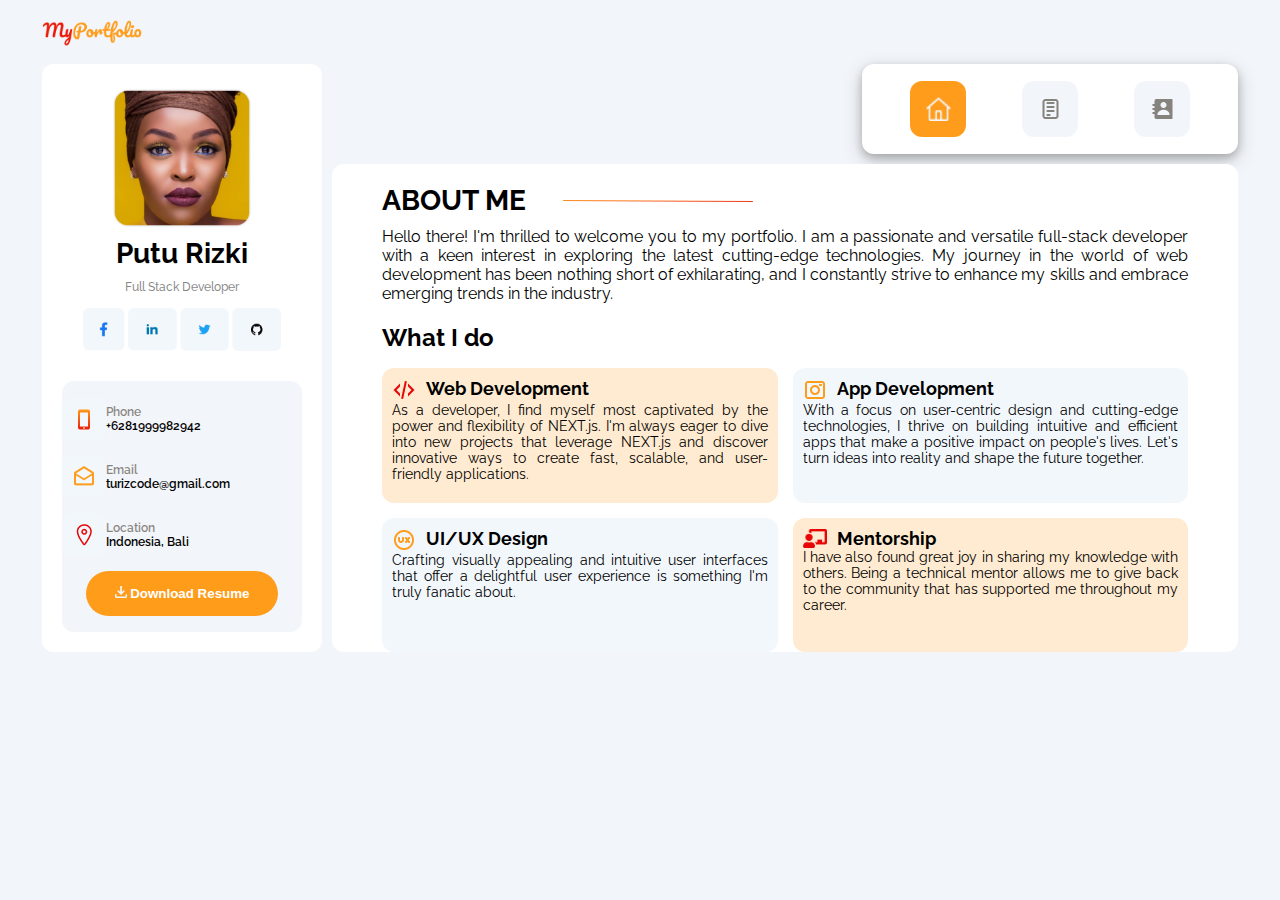
<file: index.html>
<!DOCTYPE html>
<html lang="en">
  <head>
    <meta charset="UTF-8" />
    <meta name="viewport" content="width=device-width, initial-scale=1.0" />
    <title>My Portfolio</title>
    <link rel="stylesheet" href="./style/style.css" />
    <script src="https://code.jquery.com/jquery-1.11.3.min.js"></script>
    <script>
      $(function () {
        $("#tHeader").load("./source/template/header.html");
      });
    </script>
    <script>
      $(function () {
        $("#tProfileCard").load("./source/template/profile-card.html");
      });
    </script>
    <script>
      $(function () {
        $("#tNavbar").load("./source/template/navbar/navbar-home.html");
      });
    </script>
  </head>
  <body>
    <!-- # HEADER (template/injected) -->
    <header class="logo-website">
      <div id="tHeader"></div>
    </header>

    <!-- # MAIN CONTENT -->
    <main class="content-container">
      <!-- ## Profile Card (template/injected) -->
      <section class="profile-card">
        <div id="tProfileCard"></div>
      </section>

      <!-- ## Nav-Bar (template/injected) -->
      <nav class="nav-outer">
        <div id="tNavbar"></div>
      </nav>

      <!-- ## About Me Section -->
      <article class="article-section">
        <!--1st Fraction: Brief About Me-->
        <div class="about-me">
          <div class="container-about-me">
            <h1>ABOUT ME</h1>
            <img
              src="./assets/Line 5.png"
              alt="colored straight line"
              height="2px"
              width="190px"
              style="align-self: center"
            />
          </div>
          <p>
            Hello there! I'm thrilled to welcome you to my portfolio. I am a
            passionate and versatile full-stack developer with a keen interest
            in exploring the latest cutting-edge technologies. My journey in the
            world of web development has been nothing short of exhilarating, and
            I constantly strive to enhance my skills and embrace emerging trends
            in the industry.
          </p>
        </div>

        <!--2nd Fraction: Detail Content Card-->
        <div class="card-detail">
          <h2 class="subtitle">What I do</h2>
          <div class="card web">
            <div class="container">
              <img
                src="./assets/code icon.png"
                alt="code icon"
                style="align-self: center"
              />
              <h1>Web Development</h1>
            </div>
            <p>
              As a developer, I find myself most captivated by the power and
              flexibility of NEXT.js. I'm always eager to dive into new projects
              that leverage NEXT.js and discover innovative ways to create fast,
              scalable, and user-friendly applications.
            </p>
          </div>
          <div class="card app">
            <div class="container">
              <img
                src="./assets/instagram icon.png"
                alt="IG icon"
                style="align-self: center"
              />
              <h1>App Development</h1>
            </div>
            <p>
              With a focus on user-centric design and cutting-edge technologies,
              I thrive on building intuitive and efficient apps that make a
              positive impact on people's lives. Let's turn ideas into reality
              and shape the future together.
            </p>
          </div>
          <div class="card design">
            <div class="container">
              <img
                src="./assets/ux icon.png"
                alt="UX icon"
                style="align-self: center"
              />
              <h1>UI/UX Design</h1>
            </div>
            <p>
              Crafting visually appealing and intuitive user interfaces that
              offer a delightful user experience is something I'm truly fanatic
              about.
            </p>
          </div>
          <div class="card mentor">
            <div class="container">
              <img
                src="./assets/Vector.png"
                alt="Vektor icon"
                width="24px"
                style="align-self: center"
              />
              <h1>Mentorship</h1>
            </div>
            <p>
              I have also found great joy in sharing my knowledge with others.
              Being a technical mentor allows me to give back to the community
              that has supported me throughout my career.
            </p>
          </div>
        </div>
      </article>
    </main>
  </body>
</html>
</file>
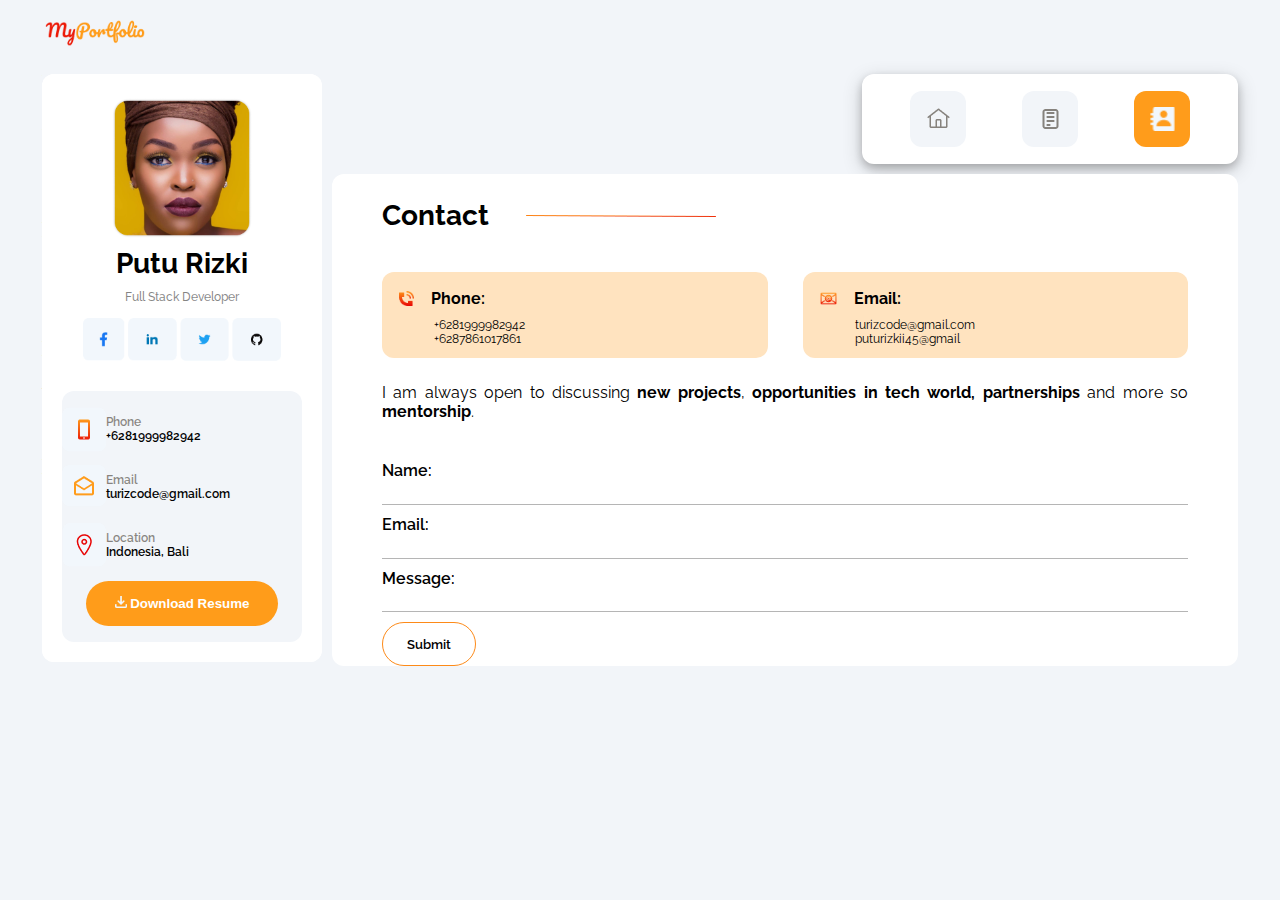
<file: contact.html>
<!DOCTYPE html>
<html lang="en">
  <head>
    <meta charset="UTF-8" />
    <meta name="viewport" content="width=device-width, initial-scale=1.0" />
    <title>My Portfolio</title>
    <link rel="stylesheet" href="./style/contact.css" />
    <script src="https://code.jquery.com/jquery-1.11.3.min.js"></script>
    <script>
      $(function () {
        $("#tHeader").load("./source/template/header.html");
      });
    </script>
    <script>
      $(function () {
        $("#tProfileCard").load("./source/template/profile-card.html");
      });
    </script>
    <script>
      $(function () {
        $("#tNavbar").load("./source/template/navbar/navbar-contact.html");
      });
    </script>
  </head>
  <body>
    <!-- # HEADER (template/injected) -->
    <header class="logo-website">
      <div id="tHeader"></div>
    </header>

    <!-- # MAIN CONTENT -->
    <main class="content-container">
      <!-- ## Profile Card (template/injected) -->
      <section class="profile-card">
        <div id="tProfileCard"></div>
      </section>

      <!-- ## Nav-Bar (template/injected) -->
      <nav class="nav-outer">
        <div id="tNavbar"></div>
      </nav>

      <!-- ## Contact Section -->
      <article class="article-section">
        <div class="first-section">
          <div class="wraper">
            <div class="header-contact">
              <h1>Contact</h1>
              <img
                src="./assets/Line 5.png"
                alt="colored straight line"
                height="2px"
                width="190px"
                style="align-self: center"
              />
            </div>
            <div class="card phone">
              <div class="header-logo">
                <img
                  src="./assets/phone contact.png"
                  alt="phone icon"
                  width="15x"
                  style="align-self: center"
                />
                <h1>Phone:</h1>
              </div>
              <p class="detail">+6281999982942 <br />+6287861017861</p>
            </div>
            <div class="card email">
              <div class="header-logo">
                <img
                  src="./assets/email contact.png"
                  alt="email icon"
                  height="17px"
                  style="align-self: center; margin-top: 4px"
                />
                <h1>Email:</h1>
              </div>
              <p class="detail">
                turizcode@gmail.com <br />
                puturizkii45@gmail
              </p>
            </div>
          </div>
        </div>
        <div class="second-section">
          <div class="description">
            <p>
              I am always open to discussing <span>new projects</span>,
              <span>opportunities in tech world, partnerships</span> and more so
              <span>mentorship</span>.
            </p>
          </div>
          <div class="action-table">
            <div class="input">Name:</div>
            <div class="input">Email:</div>
            <div class="input">Message:</div>
            <div class="submit">
              <button class="submit-btn">
                <a href="#" alt="">Submit</a>
              </button>
            </div>
          </div>
        </div>
      </article>
    </main>
  </body>
</html>
</file>
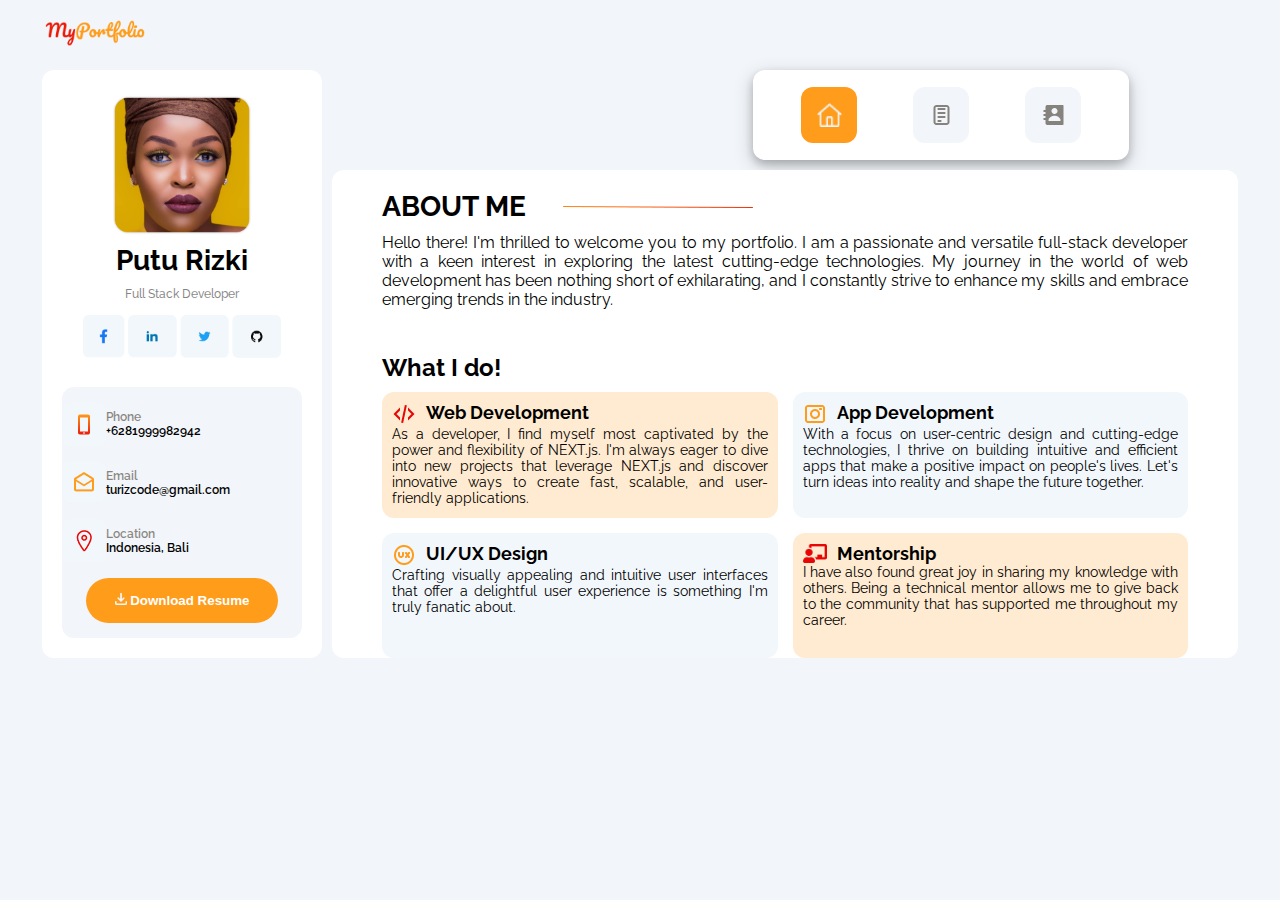
<file: home.html>
<!DOCTYPE html>
<html lang="en">
  <head>
    <meta charset="UTF-8" />
    <meta name="viewport" content="width=device-width, initial-scale=1.0" />
    <title>My Portfolio</title>
    <link rel="stylesheet" href="home.css" />
    <link rel="preconnect" href="https://fonts.googleapis.com" />
    <link rel="preconnect" href="https://fonts.gstatic.com" crossorigin />
    <link rel="preconnect" href="https://fonts.googleapis.com">
    <link rel="preconnect" href="https://fonts.gstatic.com" crossorigin>
    <link href="https://fonts.googleapis.com/css2?family=Inclusive+Sans&family=Nunito+Sans:opsz,wght@6..12,300;6..12,600;6..12,800&family=Poppins:wght@500&family=Raleway:wght@400;500;600;700&display=swap" rel="stylesheet">
  </head>
  <body>
    <!-----------------------------------HEADER(logo)---------------------------------------->
    <header class="logo-website">
      <img src="./assets/Logo.png" alt="Logo Picture" />
    </header>
    <!---------------------------------HEADER(logo) END-------------------------------------->

    <!--------------------------------PROFILE SECTION---------------------------------------->
    <main class="content-container">
      <section class="profile-card">
        <div class="img-container">
          <img src="./assets/profile picture.png" alt="Profile Picture" />
        </div>
        <h1 class="name">Putu Rizki</h1>
        <p class="job">Full Stack Developer</p>
        <div class="contact-tab">
          <a href="#facebook"
            ><img src="./assets/Facebook.png" alt="Facebook Logo"
          /></a>
          <a href="#linkedin"
            ><img src="./assets/Linkedin.png" alt="Linkedin Logo"
          /></a>
          <a href="#twitter"
            ><img src="./assets/Twitter.png" alt="Twitter Logo"
          /></a>
          <a href="#github"
            ><img src="./assets/Github.png" alt="Github Logo"
          /></a>
        </div>
        <div class="contact-card">
          <div class="phone-card">
            <img src="./assets/Phone.png" alt="Phone Logo" />
            <h2 class="subtittle">Phone</h2>
            <p class="main-co">+6281999982942</p>
          </div>
          <div class="email-card">
            <img src="./assets/Email.png" alt="Email Logo" />
            <h2 class="subtittle">Email</h2>
            <p class="main-co">turizcode@gmail.com</p>
          </div>
          <div class="location-card">
            <img src="./assets/Location.png" alt="Location Logo" />
            <h2 class="subtittle">Location</h2>
            <p class="main-co">Indonesia, Bali</p>
          </div>
          <div class="btn-download">
            <button class="btn btn-cv">
                <a href="./assets/CV - Putu Rizki Eka Wibawa.pdf"><span><img src="./assets/Vector donwload.png" width="12px" alt=""></span> Download Resume</a>
          </div>
        </div>
      </section>
      <!--------------------------------PROFILE SECTION END------------------------------------->

      <!-----------------------------------NAVIGATION BAR--------------------------------------->
      <nav class="nav-outer">
        <div class="nav-bar">
              <div class="home">
                  <a href="./home.html"><img src="./assets/Home Vektor Putih.png" alt="Home Icon"></a>
              </div>
              <div class="resume">
                  <a href="./resume.html"><img src="./assets/resume icon.png" alt="Resume Icon"></a>
              </div>
              <div class="contact">
                  <a href="./contact.html"><img src="./assets/contact icon.png" alt=""></a>
              </div>
        </div>
      </nav>
      <!---------------------------------NAVIGATION BAR END----------------------------------->

      <!----------------------------------ABOUT ME SECTION------------------------------------>
      <article class="article-section">
        <!--1st Fraction: Brief About Me-->
        <div class="about-me">
          <div class="container-about-me">
            <h1>ABOUT ME</h1>
            <img src="./assets/Line 5.png" alt="colored straight line" height="2px" width="190px" style="align-self: center;">
          </div>
          <p>Hello there! I'm thrilled to welcome you to my portfolio. I am a passionate and versatile
            full-stack developer with a keen interest in exploring the latest cutting-edge technologies.
            My journey in the world of web development has been nothing short of exhilarating, and 
            I constantly strive to enhance my skills and embrace emerging trends in the industry.</p>
          <h2>What I do!</h2>
        </div>
        <!--1st Fraction: Brief About Me END-->

        <!--2nd Fraction: Detail Content Card-->
        <div class="card-detail">
          <div class="card web">
            <div class="container">
              <img src="./assets/code icon.png" alt="code icon" style="align-self: center;">
              <h1>Web Development</h1>
            </div>
            <p>As a developer, I find myself most 
              captivated by the power and flexibility of 
              NEXT.js. I'm always eager to dive into new
              projects that leverage NEXT.js and 
              discover innovative ways to create fast, 
              scalable, and user-friendly applications.</p>
          </div>
          <div class="card app">
            <div class="container">
              <img src="./assets/instagram icon.png" alt="IG icon" style="align-self: center;">
              <h1>App Development</h1>
            </div>
            <p>With a focus on user-centric design and
              cutting-edge technologies, I thrive on 
              building intuitive and efficient apps 
              that make a positive impact on people's 
              lives. Let's turn ideas into reality and 
              shape the future together.</p>
          </div>
          <div class="card design">
            <div class="container">
              <img src="./assets/ux icon.png" alt="UX icon" style="align-self: center;">
              <h1>UI/UX Design</h1>
            </div>
            <p>Crafting visually appealing and intuitive user
              interfaces that offer a delightful user 
              experience is something I'm truly fanatic 
              about.</p>
          </div>
          <div class="card mentor">
            <div class="container">
              <img src="./assets/Vector.png" alt="Vektor icon" width="24px" style="align-self: center;">
              <h1>Mentorship</h1>
            </div>
            <p>I have also found great joy in sharing my 
              knowledge with others. Being a technical 
              mentor allows me to give back to the 
              community that has supported me 
              throughout my career. </p>
          </div>
        </div>
        <!--2nd Fraction: Detail Content Card-->
      </article>
      <!----------------------------------ABOUT ME SECTION------------------------------------>
    </main>
  </body>
</html>
</file>
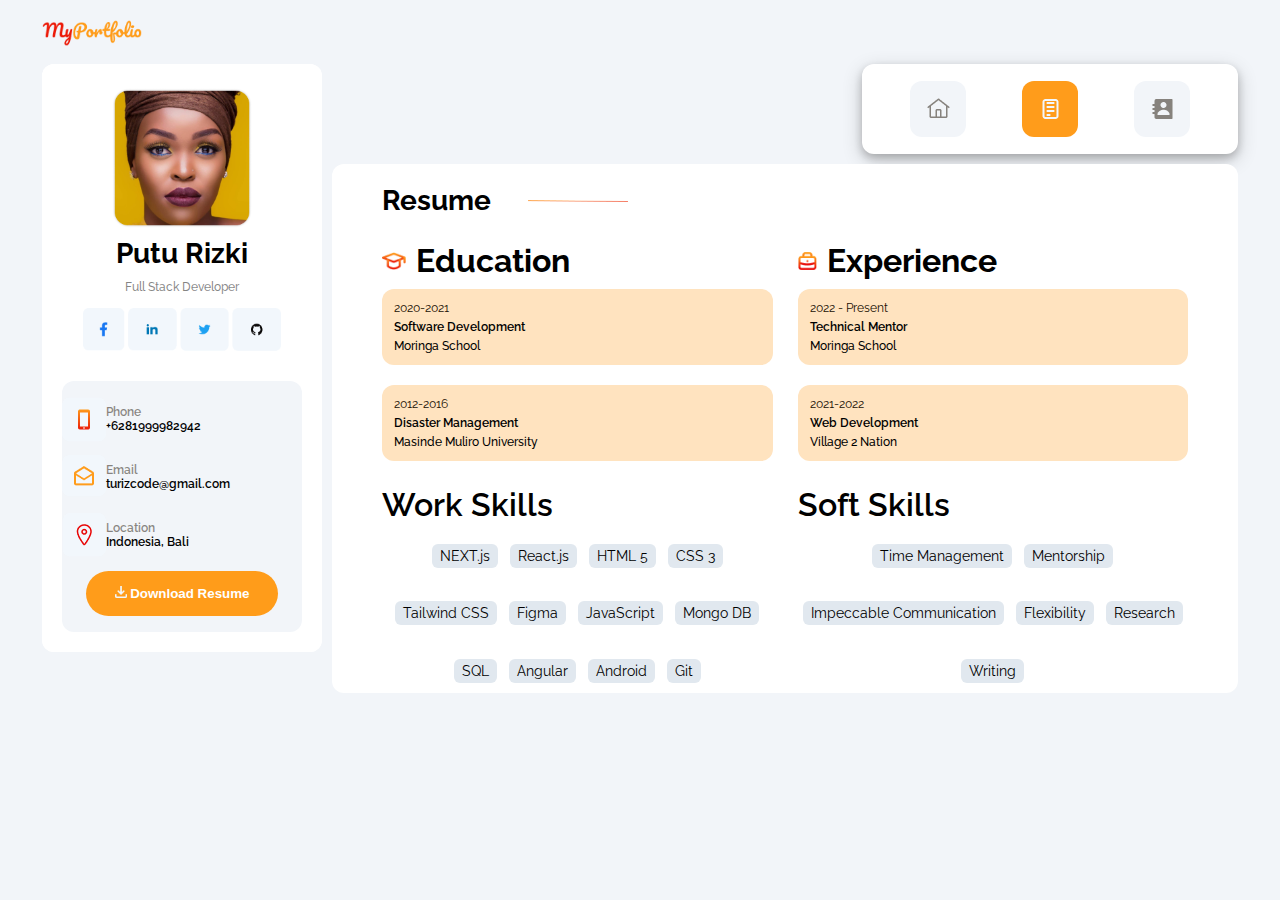
<file: resume.html>
<!DOCTYPE html>
<html lang="en">
  <head>
    <meta charset="UTF-8" />
    <meta name="viewport" content="width=device-width, initial-scale=1.0" />
    <title>My Portfolio</title>
    <link rel="stylesheet" href="./style/resume.css" />
    <script src="https://code.jquery.com/jquery-1.11.3.min.js"></script>
    <script>
      $(function () {
        $("#tHeader").load("./source/template/header.html");
      });
    </script>
    <script>
      $(function () {
        $("#tProfileCard").load("./source/template/profile-card.html");
      });
    </script>
    <script>
      $(function () {
        $("#tNavbar").load("./source/template/navbar/navbar-resume.html");
      });
    </script>
  </head>
  <body>
    <!-- # HEADER (template/injected) -->
    <header class="logo-website">
      <div id="tHeader"></div>
    </header>

    <!-- # MAIN CONTENT -->
    <main class="content-container">
      <!-- ## Profile Card (template/injected) -->
      <section class="profile-card">
        <div id="tProfileCard"></div>
      </section>

      <!-- ## Nav-Bar (template/injected) -->
      <nav class="nav-outer">
        <div id="tNavbar"></div>
      </nav>

      <!-- ## Resume Section -->
      <article class="article-section">
        <!-- ### resume header -->
        <div class="header-resume">
          <h1>Resume</h1>
          <img
            src="./assets/Line 5.png"
            alt="colored straight line"
            height="2px"
            width="190px"
            style="align-self: center"
          />
        </div>

        <!-- ### education details -->
        <div class="section education">
          <div class="header">
            <img
              src="./assets/Education.png"
              alt="Education Icon"
              height="18.3px"
              style="align-self: center"
            />
            <h1>Education</h1>
          </div>
          <div class="card-container">
            <div class="card">
              <p class="date">2020-2021</p>
              <h2 class="main-info">Software Development</h2>
              <h3 class="detail-info">Moringa School</h3>
            </div>
            <div class="card">
              <p class="date">2012-2016</p>
              <h2 class="main-info">Disaster Management</h2>
              <h3 class="detail-info">Masinde Muliro University</h3>
            </div>
          </div>
        </div>

        <!-- ### experience details -->
        <div class="section experience">
          <div class="header">
            <img
              src="./assets/experience.png"
              alt="Experience Icon"
              height="18.3px"
              style="align-self: center"
            />
            <h1>Experience</h1>
          </div>
          <div class="card-container">
            <div class="card">
              <p class="date">2022 - Present</p>
              <h2 class="main-info">Technical Mentor</h2>
              <h3 class="detail-info">Moringa School</h3>
            </div>
            <div class="card">
              <p class="date">2021-2022</p>
              <h2 class="main-info">Web Development</h2>
              <h3 class="detail-info">Village 2 Nation</h3>
            </div>
          </div>
        </div>
        <!-- work skill: flex-wrap -->
        <div class="work skills">
          <h1 class="header-skills">Work Skills</h1>
          <div class="flex-container">
            <div>NEXT.js</div>
            <div>React.js</div>
            <div>HTML 5</div>
            <div>CSS 3</div>
            <div>Tailwind CSS</div>
            <div>Figma</div>
            <div>JavaScript</div>
            <div>Mongo DB</div>
            <div>SQL</div>
            <div>Angular</div>
            <div>Android</div>
            <div>Git</div>
          </div>
        </div>

        <!-- soft skill: flex-wrap -->
        <div class="soft skills">
          <h1 class="header-skills">Soft Skills</h1>
          <div class="flex-container">
            <div>Time Management</div>
            <div>Mentorship</div>
            <div>Impeccable Communication</div>
            <div>Flexibility</div>
            <div>Research</div>
            <div>Writing</div>
          </div>
        </div>
      </article>
    </main>
  </body>
</html>
</file>
<file: style/style.css>
@import url(https://fonts.googleapis.com/css2?family=Inclusive+Sans&family=Nunito+Sans:opsz,wght@6..12,300;6..12,600;6..12,800&family=Poppins:wght@500&family=Raleway:wght@400;500;600;700&display=swap);

body {
    margin: 0;
    padding: 0;
    background-color: #f2f5f9;
    margin-left: 42px;
    margin-right: 42px;
}

main.content-container {
    display: grid;
    height: 569px;
    grid-template-columns: 280px auto;
    grid-template-rows: 90px auto;
    gap: 10px;
}

nav.nav-outer {
    display: flex;
    height: 90px;
    width: auto;
    justify-content: flex-end;
}

/*--------------ABOUT ME SECTION--------------*/
article.article-section {
    display: grid;
    grid-template-columns: 1fr 1fr;
    grid-template-rows: 0.3fr 1.2fr;
    background-color: #FFFFFF;
    height: auto;
    width: auto;
    border-radius: 12px;
    padding: 20px 50px 0px 50px;
}
.article-section * {
    font-family: 'raleway', sans-serif;
    margin: 0;
}

/*Brief About Me*/
.about-me {
    grid-column: span 2;
    display: flex;
    flex-direction: column;
}
.container-about-me {
    display: flex;
    gap: 37px;
}
.container-about-me h1 {
    font-weight: 700;
    font-size: 28px;
}
.container-about-me img {
    transform: rotateX(-17deg);
}
.about-me > p {
    margin: 10px 0px;
    font-weight: 400;
    text-align: justify ;
}
.about-me h2 {
    margin-top: 40px;
}
/*Brief About Me Section*/

/*Detail Content Card*/
.card-detail {
    grid-column: span 2;
    display: grid;
    grid-template-columns: 1fr 1fr;
    grid-template-rows: 30px 1fr 1fr;
    gap: 15px;
    padding-top: 10px;
}
.subtitle {
    grid-column: span 2;
}
.card-detail > div {
    padding: 10px;
}
.card-detail h1, p {
    font-family: 'raleway', sans-serif;
}
.card-detail h1 {
    font-size: 18px;
}
.card-detail p {
    font-size: 14px;
    text-align: justify;
}
.card {
    width: auto;
    height: auto;
    border-radius: 12px;
    padding: 5px;
}
.web, .mentor{
    background-color: #FFEBD1;
}
.app, .design {
    background-color: #F2F7FC;
}
.container {
    display: flex;
    gap: 10px;    
}
/*Detail Content Card END*/
/*--------------ABOUT ME SECTION END--------------*/

@media screen and (max-width: 950px) {
    header {
        justify-content: center;
    }
    main.content-container {
        display: flex;
        flex-direction: column;
        gap: 20px;
    }
    section.profile-card {
        width: auto;
    }
    .contact-tab {
        gap: 25px;
        margin-top: 2px;
    }
    nav.nav-outer {
        order: -1;
        justify-content: center;
    }
    div.nav-bar {
        margin-right: 0px;
    }
    .contact-card {
        width: 260px;
    }

    .article-section {
        display: flex;
        flex-direction: column;
    }
    .article-section * {
        font-size: smaller;
    }
    .article-section h2 {
        align-self: baseline;
        font-size: larger;
    }
    .about-me {
        height: fit-content;
    }
    .card-detail {
        display: flex;
        flex-direction: column;
        gap: 15px;
        padding-top: 10px;
    }

}

@media screen and (max-width: 1224px) {
    .container-about-me h1 {
        font-size: 22px;
    }
    .about-me p {
        font-size: 14px;
    }
    .card-detail h2 {
        font-size: 21px;
    }
    .card h1 {
        font-size: 18px;
    }
    .card p {
        font-size: 12px;
    }

    article.article-section {
        gap: 15px;
        grid-template-rows: 0.7fr 1.5fr;
    }

}

@media screen and (max-width: 526px) {
    .container-about-me img {
        display: none;
    }
    .container-about-me {
        justify-content: center;
    }
    article.article-section {
        display: flex;
        flex-direction: column;
        gap: 15px;
    }
}
</file>
<file: style/contact.css>
@import url(https://fonts.googleapis.com/css2?family=Inclusive+Sans&family=Nunito+Sans:opsz,wght@6..12,300;6..12,600;6..12,800&family=Poppins:wght@500&family=Raleway:wght@400;500;600;700&display=swap);

body {
    margin: 0;
    padding: 0;
    background-color: #f2f5f9;
    margin-left: 42px;
    margin-right: 42px;
}

header {
    display: flex;
    justify-content: left;
    margin-left: 3px;
    margin-bottom: 10px;
}

main.content-container {
    display: grid;
    height: 569px;
    grid-template-columns: 280px auto;
    grid-template-rows: 90px auto;
    gap: 10px;
}

/*NAVIGATION BAR*/
nav.nav-outer {
    display: flex;
    height: 90px;
    width: auto;
    justify-content: flex-end;
}

/*--------------CONTACT SECTION--------------*/
article.article-section {
    display: grid;
    grid-template-columns: 1fr 1fr;
    grid-template-rows: 0.35fr 0.65fr;
    background-color: #FFFFFF;
    height: auto;
    width: auto;
    gap: 25px;
    border-radius: 12px;
    padding: 20px 50px 0px 50px;
}
.article-section * {
    font-family: 'raleway', sans-serif;
    margin: 0;
}
.wraper {
    display: grid;
    grid-template-columns: 1fr 1fr;
    grid-template-rows: 1fr 2fr;
    gap: 35px;
}

/*Header Contact and straght Line*/
.first-section {
    grid-column: span 2;
}
.header-contact {
    display: flex;
    grid-column: span 2;
    gap: 37px;
    align-items: center;
}
.header-contact h1 {
    font-weight: 700;
    font-size: 28px;
}
.header-logo {
    display: flex;
    gap: 7px;
}

.card {
    width: auto;
    height: auto;
    border-radius: 12px;
    padding: 7px;
    background-color:#FFE3BF;
}
.card h1 {
    font-size: 16px;
}
.card * {
    font-size: 12px;
    margin: 5px;
}
.detail {
    padding-left: 40px;
}

.second-section{
    grid-column: span 2;
    display: grid;
    grid-template-columns: 1fr;
    grid-template-rows: 1fr 3fr;
    gap: 10px;
}
.description {
    text-align: justify;
}
.description span{
    font-weight: 700;
}

.action-table {
    display: grid;
    grid-template-columns: 1fr;
    grid-template-rows: 1fr 1fr 1fr 1fr;
    gap: 10px;
}
.action-table .input {
    font-weight: 600;
    border-bottom: solid 1.5px #B5B5B5;
}

.submit-btn {
    font-weight: 600;
    transition: all 300ms ease;
    padding: 0.8rem 1.5rem;
    width: auto;
    border-radius: 2rem;
    border: solid 1.5px #FD8A18;
    background: none;
    align-self: flex-start;
}
.submit-btn > a {
    color: black;
    text-decoration: none;
}
.submit-btn:hover {
  cursor: pointer;
}

@media screen and (max-width: 950px) {
    header {
        justify-content: center;
    }
    main.content-container {
        display: flex;
        flex-direction: column;
        gap: 20px;
    }
    section.profile-card {
        width: auto;
    }
    .contact-tab {
        gap: 25px;
        margin-top: 2px;
    }
    nav.nav-outer {
        order: -1;
        justify-content: center;
        width: 100%;
    }
    .contact-card {
        width: 260px;
    }
    .article-section {
        display: flex;
        flex-direction: column;
    }
    .wraper {
        display: flex;
        flex-direction: column;
    }
}

@media screen and (max-width: 425px) {
    .header-contact img {
        display: none;
    }
    .header-contact {
        justify-content: center;
    }
}
</file>
<file: home.css>
body {
    margin: 0;
    padding: 0;
    background-color: #f2f5f9;
    margin-left: 42px;
    margin-right: 42px;
}

header {
    display: flex;
    justify-content: left;
    margin-left: 3px;
    margin-bottom: 10px;
}

header.logo-website > img {
    width: 100px;
}

main.content-container {
    display: grid;
    height: 569px;
    grid-template-columns: 280px auto;
    grid-template-rows: 90px auto;
    gap: 10px;
}

/*-----------PROFILE SECTION-----------*/
section.profile-card {
    display: flex;
    flex-direction: column;
    align-items: center;
    height: 588px;
    width: 280px;
    background-color: #FFFFFF;
    border-radius: 12px;
    float: left;
    grid-row: span 2;
}
/*Styling Image*/
.img-container {
    margin-top: 25px;
}
.img-container > img{
    width: 140px;
}
/*Styling Image End*/

/*Styling Tittle&Sub*/
.name, .job {
    font-family: 'raleway', sans-serif;
}
.name {
    font-size: 28px;
    margin-top: 5px;
    margin-bottom: 0px;
}
.job {
    font-size: 12px;
    font-weight: 500;
    margin-top: 10px;
    color: #0B090980;
}
/*Styling Tittle & Sub End*/

/*Contact Tab*/
.contact-tab {
    display: flex;
    gap: 3px;
    margin-top: 2px;
}
.contact-tab > a > img {
    height: 43px;
    margin-bottom: 10px;
}
/*Contact Tab End*/

/*Contact Card*/
.contact-card {
    display: grid;
    padding: 15px 0px;
    background-color: #f2f5f9;
    margin: 15px;
    margin-bottom: 20px;
    gap: 2px;
    height: 280px;
    width: 240px;
    border-radius: 12px;
    grid-template-rows: 1fr 1fr 1fr 0.8fr;
    grid-template-columns: 1fr;
}
.subtittle {
    color: #1A100380;
    padding-top: 8px;
}
.subtittle, .main-co {
    margin: 0;
    font-family: 'Raleway', sans-serif;
    font-weight: 600;
    font-size: 12px;
}
.phone-card > img {
    float: left;
}
.email-card > img {
    float: left;
}
.location-card > img {
    float: left;
}
/*Contact Card End*/

/*Download Button*/
.btn-download {
    display: flex;
    justify-content: center;
}
.btn {
    font-weight: 600;
    transition: all 300ms ease;
    padding: 0.8rem 1rem;
    width: 12rem;
    border-radius: 2rem;
}
.btn-cv {
    background: #FF9C1A;
    border: none;
}
.btn-cv > a {
    color: white;
    text-decoration: none;
}
.btn-cv:hover {
  cursor: pointer;
  border: solid black 1.5px;
}
/*Download Button End*/
/*-----------PROFILE SECTION END-----------*/


/*-------------NAVIGATION BAR--------------*/
nav.nav-outer {
    display: flex;
    height: 90px;
    width: auto;
    justify-content: flex-end;
}
div.nav-bar {
    display: flex;
    align-items: center;
    justify-content:space-around;
    padding: 20px;
    background-color: #FFFFFF;
    height: 50px;
    width: 336px;
    border-radius: 12px;
    margin-right: 12%;
    box-shadow: 0 4px 8px 0 rgba(0,0,0,0.2), 0 6px 20px 0 rgba(0,0,0,0.19);
}
div.home, div.resume, div.contact {
    width: 56px;
    height: 56px;
    background-color: #f2f5f9;
    border-radius: 12px;
}
div.home {
    background-color: #FF9C1B;
}
div.home:hover, div.resume:hover, div.contact:hover {
    cursor: pointer;
}
div.nav-bar > div > a {
    display: flex;
    justify-content: center;
    align-items: center;
    width: 100%;
    height: 56px;
}
div.nav-bar > div > a > img {
    width: 25px;
    height: 24px;
}
/*-------------NAVIGATION BAR END-------------*/

/*--------------ABOUT ME SECTION--------------*/
article.article-section {
    display: grid;
    grid-template-columns: 1fr 1fr;
    grid-template-rows: 0.8fr 1.2fr;
    background-color: #FFFFFF;
    height: auto;
    width: auto;
    border-radius: 12px;
    padding: 20px 50px 0px 50px;
}
.article-section * {
    font-family: 'raleway', sans-serif;
    margin: 0;
}

/*Brief About Me*/
.about-me {
    grid-column: span 2;
    display: flex;
    flex-direction: column;
}
.container-about-me {
    display: flex;
    gap: 37px;
}
.container-about-me h1 {
    font-weight: 700;
    font-size: 28px;
}
.about-me > p {
    height: 70px;
    margin: 10px 0px;
    font-weight: 400;
    text-align: justify ;
}
.about-me h2 {
    margin-top: 40px;
}
/*Brief About Me Section*/

/*Detail Content Card*/
.card-detail {
    grid-column: span 2;
    display: grid;
    grid-template-columns: 1fr 1fr;
    grid-template-rows: 1fr 1fr;
    gap: 15px;
    padding-top: 10px;
}
.card-detail > div {
    padding: 10px;
}
.card-detail h1, p {
    font-family: 'raleway', sans-serif;
}
.card-detail h1 {
    font-size: 18px;
}
.card-detail p {
    font-size: 14px;
    text-align: justify;
}
.card {
    width: auto;
    height: auto;
    border-radius: 12px;
    padding: 5px;
}
.web, .mentor{
    background-color: #FFEBD1;
}
.app, .design {
    background-color: #F2F7FC;
}
.container {
    display: flex;
    gap: 10px;    
}
/*Detail Content Card END*/
/*--------------ABOUT ME SECTION END--------------*/

@media screen and (max-width: 950px) {
    header {
        justify-content: center;
    }
    main.content-container {
        display: flex;
        flex-direction: column;
        gap: 20px;
    }
    section.profile-card {
        width: auto;
    }
    .contact-tab {
        gap: 25px;
        margin-top: 2px;
    }
    nav.nav-outer {
        order: -1;
        justify-content: center;
    }
    div.nav-bar {
        margin-right: 0px;
    }
    .contact-card {
        width: 260px;
    }

    .article-section {
        display: flex;
        flex-direction: column;
    }
    .article-section * {
        font-size: smaller;
    }
    .article-section h2 {
        align-self: baseline;
        font-size: larger;
    }
    .about-me {
        height: fit-content;
    }
    .card-detail {
        display: flex;
        flex-direction: column;
        gap: 15px;
        padding-top: 10px;
    }

}
</file>
<file: style/resume.css>
@import url(https://fonts.googleapis.com/css2?family=Inclusive+Sans&family=Nunito+Sans:opsz,wght@6..12,300;6..12,600;6..12,800&family=Poppins:wght@500&family=Raleway:wght@400;500;600;700&display=swap);


body {
    margin: 0;
    padding: 0;
    background-color: #f2f5f9;
    margin-left: 42px;
    margin-right: 42px;
}

main.content-container {
    display: grid;
    height: 569px;
    grid-template-columns: 280px auto;
    grid-template-rows: 90px auto;
    gap: 10px;
}

/* styling for the nav-bar container */
nav.nav-outer {
    display: flex;
    height: 90px;
    width: auto;
    justify-content: flex-end;
}

/*--------------Resume SECTION--------------*/
article.article-section {
    display: grid;
    grid-template-columns: 1fr 1fr;
    grid-template-rows: 0.15fr 1fr 0.9fr;
    background-color: #FFFFFF;
    height: auto;
    width: auto;
    gap: 25px;
    border-radius: 12px;
    padding: 20px 50px 0px 50px;
}
.article-section * {
    font-family: 'raleway', sans-serif;
    margin: 0;
}

/*Header Resume and straght Line*/
.header-resume {
    display: flex;
    grid-column: span 2;
    gap: 37px;
    align-items: center;
}
.header-resume h1 {
    font-weight: 700;
    font-size: 28px;
}

.header-resume > img {
    transform: rotateX(-45deg);
    width: 100px;
}

.header {
    display: flex;
    gap: 10px;
    margin-bottom: 10px;
}

.card-container{
    display: grid;
    height: auto;
    grid-template-columns: 1fr;
    grid-template-rows: 1fr 1fr;
    gap: 20px;
}
.card {
    width: auto;
    height: auto;
    border-radius: 12px;
    padding: 7px;
    background-color:#FFE3BF;
}
.card * {
    font-size: 12px;
    margin: 5px;
}
.date {
    font-weight: 400;
    color: #1A1003;
}
.main-info {
    font-weight: 600;
}
.detail-info {
    font-weight: 500;
}

.header-skills {
    font-weight: 600;
}
.flex-container {
    display: flex;
    flex-wrap: wrap;
    flex-direction: row;
    justify-content: center;
    align-items: center;
    align-content: space-around;
    gap: 12px;
    height: 160px;
    margin-top: 10px;
}
.flex-container > div {
    padding: 4px 8px;
    border-radius: 6px;
    background-color:#E1E8EF;
    font-size: 14px;
    text-align: center;
}

@media screen and (max-width: 950px) {
    header {
        justify-content: center;
    }
    main.content-container {
        display: flex;
        flex-direction: column;
        gap: 20px;
    }
    section.profile-card {
        width: auto;
    }
    .contact-tab {
        gap: 25px;
        margin-top: 2px;
    }
    nav.nav-outer {
        order: -1;
        justify-content: center;
    }
    div.nav-bar {
        margin-right: 0px;
    }
    .contact-card {
        width: 260px;
    }

    .header-resume > img {
        width: 100px;
    }

    article.article-section {
        display: flex;
        flex-direction: column;
        height: auto;
        width: auto;
        gap: 25px;
        border-radius: 12px;
        padding: 20px 50px 0px 50px;
    }

    .flex-container > div {
        font-size: 10px;
    }
}

@media screen and (max-width: 380px) {
    .header-resume > img {
        display: none;
    }
    .header-resume {
        justify-content: center;
    }
    .header h1 {
        font-size: 20px;
    }
    .header-skills {
        font-size: 20px;
        text-align: center;
    }
    .flex-container{
        height: 200px;
    }
}
</file>
